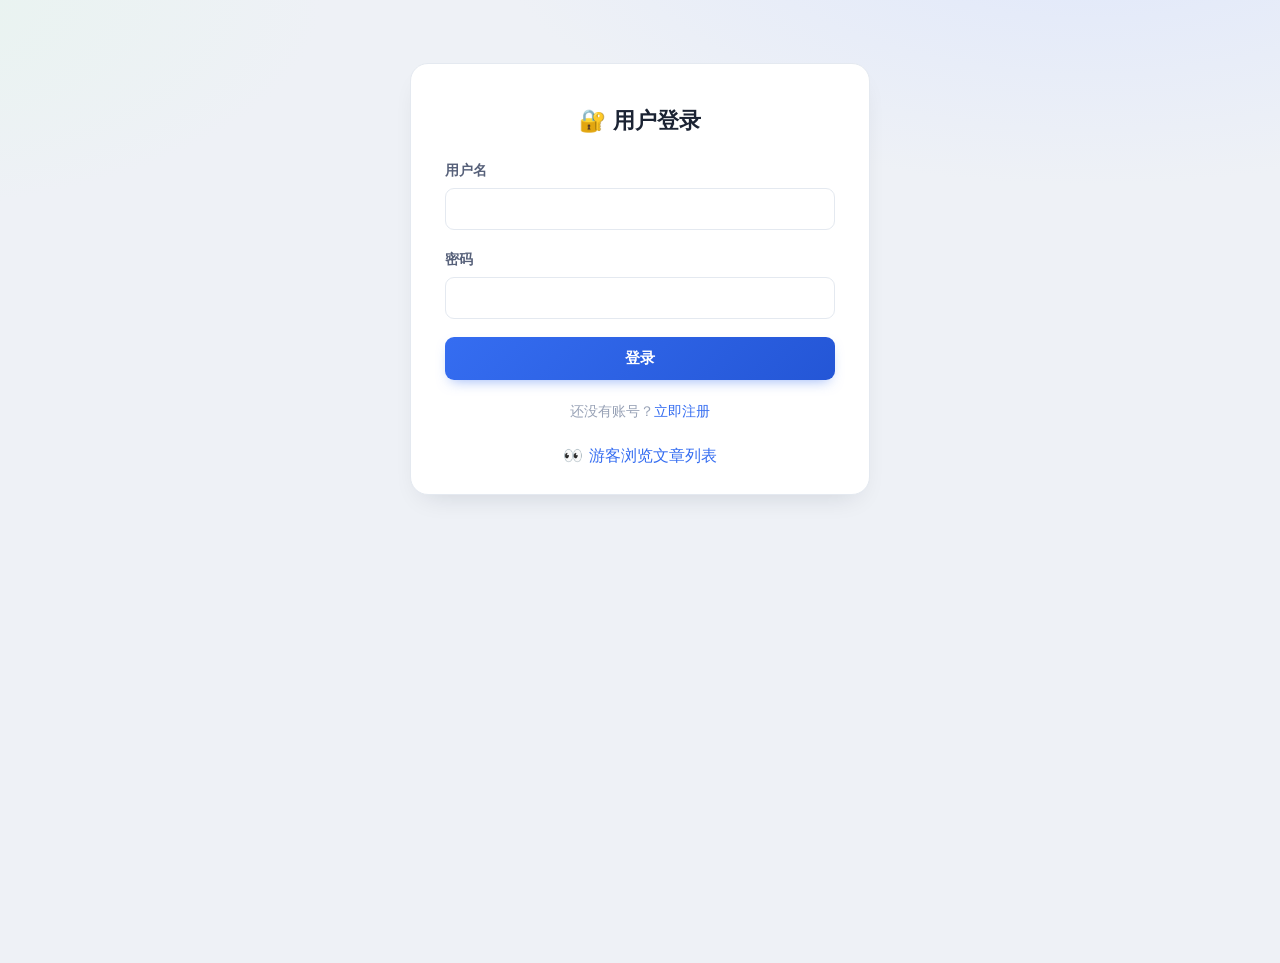
<file: Web/index.html>
<!DOCTYPE html>
<html lang="zh-CN">
<head>
    <meta charset="UTF-8">
    <meta name="viewport" content="width=device-width, initial-scale=1.0">
    <title>登录 - 交流平台</title>
    <link rel="stylesheet" href="css/style.css">
</head>
<body>
    <div class="container">
        <h2 id="authTitle">🔐 用户登录</h2>

        <!-- 登录面板 -->
        <div id="loginPanel">
            <div id="loginMessage" style="color: red; text-align: center; margin-bottom: 15px; display: none;"></div>
            <form id="loginForm">
                <div class="form-group">
                    <label for="username">用户名</label>
                    <input type="text" id="username" name="username" required>
                </div>
                <div class="form-group">
                    <label for="password">密码</label>
                    <input type="password" id="password" name="password" required>
                </div>
                <button type="submit">登录</button>
            </form>
            <p style="text-align: center; margin-top: 20px;">
                还没有账号？<a href="#" id="showRegisterLink">立即注册</a>
            </p>
        </div>

        <!-- 注册面板（默认隐藏） -->
        <div id="registerPanel" style="display: none;">
            <div id="registerMessage" style="color: red; text-align: center; margin-bottom: 15px; display: none;"></div>
            <form id="registerForm">
                <div class="form-group">
                    <label for="regUsername">用户名</label>
                    <input type="text" id="regUsername" name="regUsername" required
                           placeholder="1~8 个字符，仅字母/数字/中文">
                </div>
                <div class="form-group">
                    <label for="regPassword">密码</label>
                    <input type="password" id="regPassword" name="regPassword" required
                           placeholder="8~12 位，须含字母和数字">
                </div>
                <div class="form-group">
                    <label for="regPasswordConfirm">确认密码</label>
                    <input type="password" id="regPasswordConfirm" name="regPasswordConfirm" required>
                </div>
                <p class="rule-tip">
                    规则：用户名最多 8 个字符（中文一字按 1 字符），仅限字母、数字、中文；
                    密码 8~12 位且必须同时包含字母与数字；用户名与密码均不允许特殊字符。
                </p>
                <button type="submit">注册</button>
            </form>
            <p style="text-align: center; margin-top: 20px;">
                <a href="#" id="backToLoginLink">← 已有账号？返回登录</a>
            </p>
        </div>

        <p style="text-align: center; margin-top: 20px;">
            <a href="list.html">👀 游客浏览文章列表</a>
        </p>
    </div>

    <script src="js/api.js"></script>
    <script src="js/login.js"></script>
    <script src="js/register.js"></script>
</body>
</html>
</file>
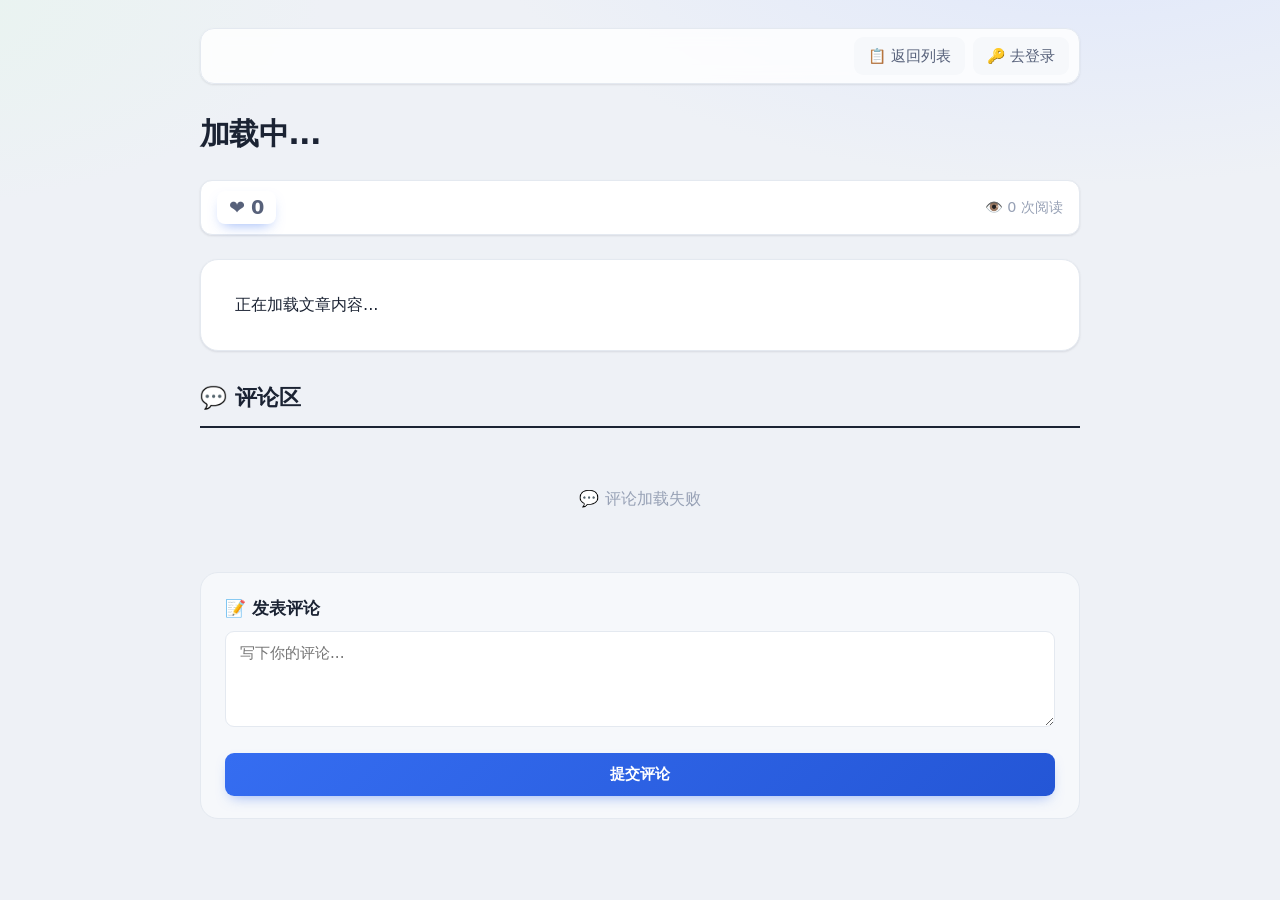
<file: Web/article.html>
<!DOCTYPE html>
<html lang="zh-CN">

<head>
    <meta charset="UTF-8">
    <meta name="viewport" content="width=device-width, initial-scale=1.0">
    <title>文章详情 - 交流平台</title>
    <link rel="stylesheet" href="css/style.css">
</head>

<body>
    <div class="article-container">
        <div class="nav" id="navArea"></div>

        <h1 id="articleTitle">加载中...</h1>
        <!-- 文章操作按钮区域 -->
        <div class="article-toolbar">
            <div id="likeArea">
                <button id="likeBtn"
                    style="background: none; border: none; cursor: pointer; font-size: 1.2rem; width: auto; padding: 5px 12px; display: inline-flex; align-items: center; gap: 6px;">
                    ❤️ <span id="likeCount">0</span>
                </button>
            </div>
            <div id="viewArea">
                👁️ <span id="viewCount">0</span> 次阅读
            </div>
        </div>
        <div id="articleActions"></div>


        <article id="articleContent" class="post-card">正在加载文章内容...</article>

        <div class="comment-section">
            <h2>💬 评论区</h2>
            <div id="commentsList"></div>
            <div id="commentFormArea">
                <h3>📝 发表评论</h3>
                <div id="commentMessage" style="margin-bottom: 15px; display: none;"></div>
                <form id="commentForm">
                    <div class="form-group">
                        <textarea id="commentContent" rows="4" placeholder="写下你的评论..." required></textarea>
                    </div>
                    <button type="submit">提交评论</button>
                </form>
            </div>
        </div>
    </div>

    <script src="js/api.js"></script>
    <script src="js/article.js"></script>
</body>

</html>
</file>
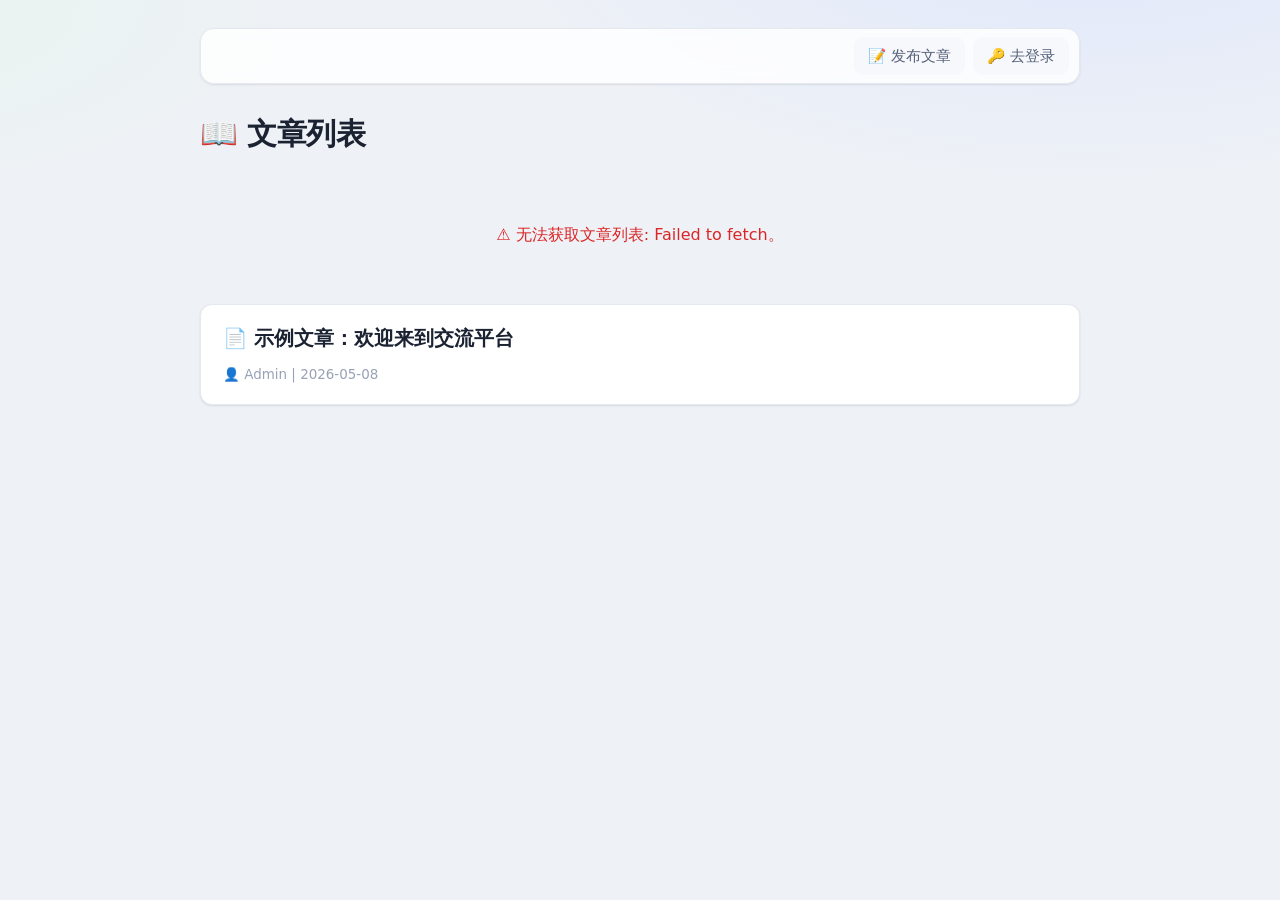
<file: Web/list.html>
<!DOCTYPE html>
<html lang="zh-CN">
<head>
    <meta charset="UTF-8">
    <meta name="viewport" content="width=device-width, initial-scale=1.0">
    <title>文章列表 - 交流平台</title>
    <link rel="stylesheet" href="css/style.css">
</head>
<body>
    <div class="article-container">
        <div class="nav" id="navArea">
            <!-- 动态显示登录/用户信息 -->
        </div>

        <h1>📖 文章列表</h1>
        <div id="articleList">
            <p>加载中...</p>
        </div>
    </div>

    <script src="js/api.js"></script>
    <script src="js/list.js"></script>
</body>
</html>
</file>
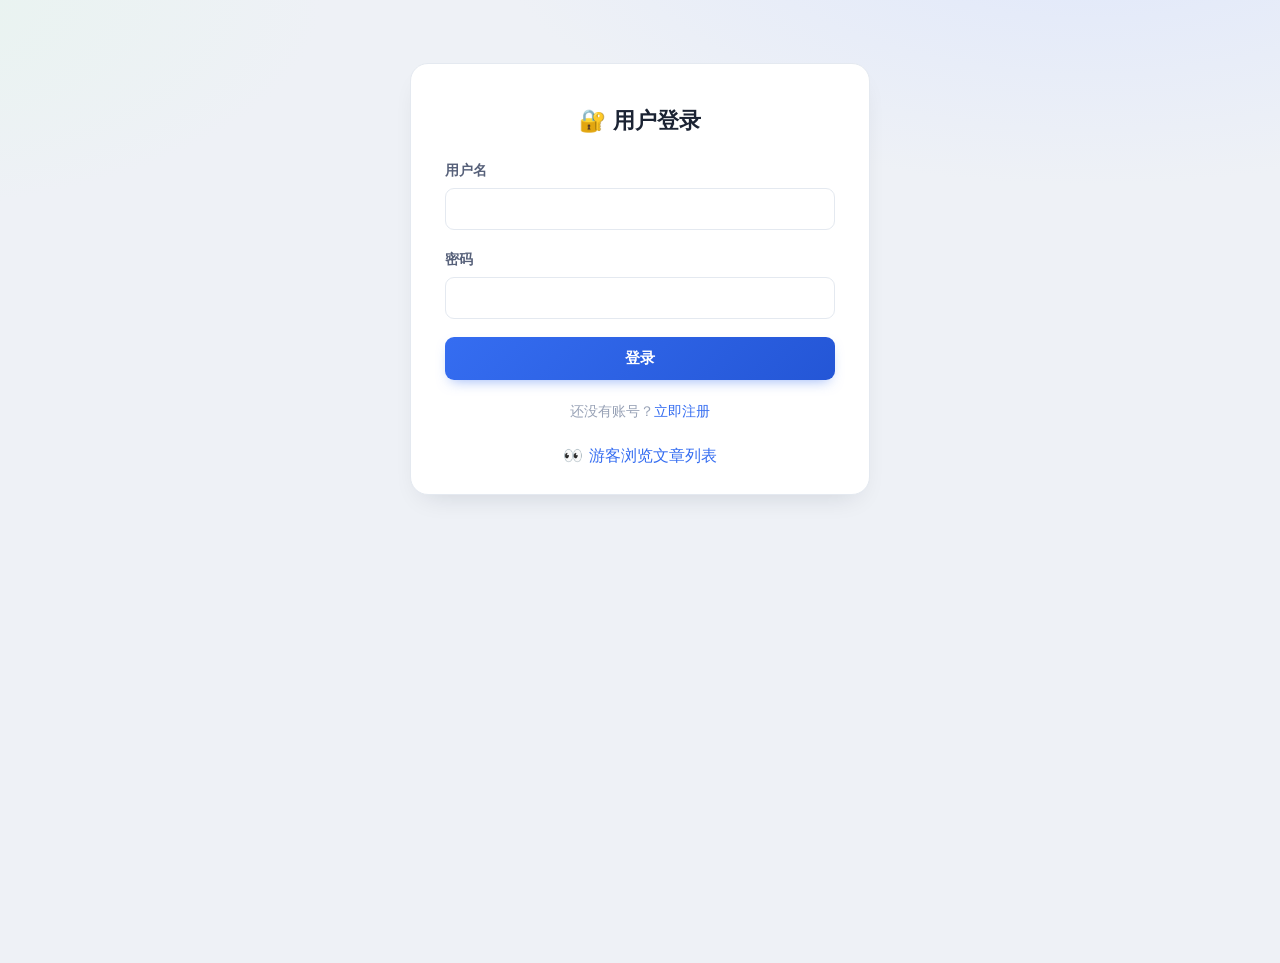
<file: Web/publish.html>
<!DOCTYPE html>
<html lang="zh-CN">
<head>
    <meta charset="UTF-8">
    <meta name="viewport" content="width=device-width, initial-scale=1.0">
    <title>发布文章 - 交流平台</title>
    <link rel="stylesheet" href="css/style.css">
</head>
<body>
    <div class="article-container">
        <div class="nav">
            <a href="list.html">← 返回文章列表</a>
        </div>

        <h1 id="pageTitle">✍️ 发布新文章</h1>
        <div class="publish-panel">
            <div id="publishMessage" style="text-align: center; margin-bottom: 15px; display: none;"></div>
            <form id="publishForm">
                <div class="form-group">
                    <label for="title">文章标题</label>
                    <input type="text" id="title" name="title" required placeholder="吸引人的标题...">
                </div>
                <div class="form-group">
                    <label for="content">文章内容 (支持HTML)</label>
                    <textarea id="content" name="content" rows="10" required placeholder="尽情书写你的观点..."></textarea>
                </div>
                <button type="submit">✨ 发布文章</button>
            </form>
        </div>
    </div>

    <script src="js/api.js"></script>
    <script src="js/publish.js"></script>
</body>
</html>
</file>
<file: Web/css/style.css>
/* ============================================================
   TinyServer 前端主题：现代内容论坛风格
   （CSS 变量驱动的设计系统，兼容各页面既有 class/id）
   ============================================================ */

:root {
    /* 色板 */
    --bg: #eef1f6;
    --surface: #ffffff;
    --surface-2: #f6f8fb;
    --ink: #1b2333;
    --ink-2: #57617a;
    --ink-3: #98a2b6;
    --line: #e4e9f0;
    --line-2: #eef2f7;
    --brand: #356df1;
    --brand-2: #2456d6;
    --brand-soft: #eaf0fe;
    --danger: #e5484d;
    --ok: #2f9e68;
    --like-on: #e5484d;
    /* 圆角 / 阴影 */
    --r-lg: 18px;
    --r-md: 12px;
    --r-sm: 9px;
    --shadow-sm: 0 1px 2px rgba(15, 23, 42, .05), 0 1px 3px rgba(15, 23, 42, .05);
    --shadow-md: 0 12px 28px -14px rgba(15, 23, 42, .16);
    /* 字体 */
    --font: "PingFang SC", "Hiragino Sans GB", "Microsoft YaHei", "Noto Sans CJK SC",
        "Segoe UI", system-ui, -apple-system, sans-serif;
    --mono: ui-monospace, SFMono-Regular, Consolas, monospace;
}

* { margin: 0; padding: 0; box-sizing: border-box; }

html { -webkit-text-size-adjust: 100%; }

body {
    font-family: var(--font);
    color: var(--ink);
    background:
        radial-gradient(1100px 500px at 85% -10%, #dfe7fb 0%, transparent 55%),
        radial-gradient(900px 420px at -10% 0%, #e8f4ef 0%, transparent 50%),
        var(--bg);
    background-attachment: fixed;
    min-height: 100vh;
    line-height: 1.6;
}

/* 页面级布局容器：透明、内容居中（列表/详情/发布等读内容页） */
.article-container {
    max-width: 920px;
    margin: 0 auto;
    padding: 28px 20px 64px;
}

/* 独立卡片容器（登录/注册等） */
.container {
    max-width: 460px;
    margin: 7vh auto 0;
    background: var(--surface);
    border: 1px solid var(--line);
    border-radius: var(--r-lg);
    box-shadow: var(--shadow-md);
    padding: 34px 34px 26px;
}

h1 {
    font-size: 1.9rem;
    font-weight: 700;
    letter-spacing: -.02em;
    margin: 10px 0 22px;
    color: var(--ink);
}

h2 { font-size: 1.35rem; font-weight: 700; margin: 6px 0 14px; }

h3 { font-size: 1.05rem; font-weight: 650; margin: 0 0 10px; }

a { color: var(--brand); text-decoration: none; }
a:hover { color: var(--brand-2); }

/* ---------------- 顶栏（登录态/游客态由 js 渲染进 #navArea） ---------------- */
.nav {
    display: flex;
    align-items: center;
    justify-content: flex-end;
    flex-wrap: wrap;
    gap: 6px;
    background: rgba(255, 255, 255, .82);
    backdrop-filter: blur(8px);
    -webkit-backdrop-filter: blur(8px);
    border: 1px solid var(--line);
    border-radius: 14px;
    padding: 8px 10px;
    margin-bottom: 26px;
    box-shadow: var(--shadow-sm);
}

.nav a {
    padding: 6px 13px;
    border-radius: 9px;
    color: var(--ink-2);
    font-weight: 550;
    font-size: .92rem;
    transition: background .15s, color .15s;
}

.nav a:hover {
    background: var(--brand-soft);
    color: var(--brand-2);
}

.nav .user-link.danger { color: var(--danger); }
.nav .user-link.danger:hover { background: #fdecec; color: var(--danger); }

/* 用户名胶囊 */
.user-info {
    display: flex;
    align-items: center;
    justify-content: space-between;
    gap: 12px;
    width: 100%;
    padding: 2px 2px 2px 6px;
}

.user-identity { display: flex; align-items: center; gap: 10px; }

.user-avatar {
    width: 34px; height: 34px;
    border-radius: 50%;
    display: inline-flex; align-items: center; justify-content: center;
    background: linear-gradient(135deg, var(--brand), #6a8bff);
    color: #fff;
    font-weight: 700; font-size: .95rem;
    box-shadow: 0 2px 6px rgba(53, 109, 241, .35);
}

.user-text { display: flex; flex-direction: column; gap: 1px; }
.user-name { font-weight: 700; color: var(--ink); font-size: .92rem; }
.user-meta { font-size: .74rem; color: var(--ink-3); }

.user-links { display: flex; align-items: center; gap: 8px; flex-wrap: wrap; }

.user-link {
    padding: 6px 12px;
    border-radius: 9px;
    background: var(--surface-2);
    border: 1px solid transparent;
    font-weight: 600;
    font-size: .88rem;
}

.user-stats-dropdown {
    width: 100%;
    background: var(--surface-2);
    border: 1px solid var(--line-2);
    border-radius: var(--r-md);
    padding: 14px 16px;
}

.user-stats-grid { display: grid; grid-template-columns: repeat(3, 1fr); gap: 12px; }
.stat-item { text-align: center; }
.stat-label { font-size: .76rem; color: var(--ink-3); }
.stat-value { font-size: 1.15rem; font-weight: 750; color: var(--ink); }

/* ---------------- 表单 ---------------- */
.form-group { margin-bottom: 18px; }

.form-group label {
    display: block;
    font-size: .86rem;
    font-weight: 650;
    color: var(--ink-2);
    margin-bottom: 7px;
}

.form-group input,
.form-group textarea {
    width: 100%;
    padding: 11px 14px;
    border: 1.5px solid var(--line);
    border-radius: var(--r-sm);
    font-size: .95rem;
    font-family: inherit;
    color: var(--ink);
    background: var(--surface);
    transition: border-color .15s, box-shadow .15s;
}

.form-group input:focus,
.form-group textarea:focus {
    outline: none;
    border-color: var(--brand);
    box-shadow: 0 0 0 3px rgba(53, 109, 241, .14);
}

textarea { resize: vertical; min-height: 96px; }

button {
    width: 100%;
    padding: 11px 16px;
    border: 0;
    border-radius: var(--r-sm);
    background: linear-gradient(135deg, var(--brand), var(--brand-2));
    color: #fff;
    font-family: inherit;
    font-size: .96rem;
    font-weight: 650;
    cursor: pointer;
    transition: filter .15s, transform .04s, box-shadow .15s;
    box-shadow: 0 6px 14px -6px rgba(53, 109, 241, .55);
}

button:hover { filter: brightness(1.06); }
button:active { transform: translateY(1px); }
button:disabled { opacity: .55; cursor: not-allowed; }

/* 行内小按钮 */
.btn-inline { width: auto; padding: 7px 16px; font-size: .88rem; box-shadow: none; }
.btn-blue { background: linear-gradient(135deg, var(--brand), var(--brand-2)); }
.btn-red { background: linear-gradient(135deg, #f06a6e, var(--danger)); }
.btn-red:hover { filter: brightness(1.03); }

/* ---------------- 列表页：帖子式卡片 ---------------- */
#articleList { display: flex; flex-direction: column; gap: 14px; }

.article-item {
    background: var(--surface);
    border: 1px solid var(--line);
    border-radius: var(--r-md);
    padding: 18px 22px;
    box-shadow: var(--shadow-sm);
    transition: border-color .16s, box-shadow .16s, transform .16s;
}

.article-item:hover {
    border-color: #cdd8f5;
    box-shadow: var(--shadow-md);
    transform: translateY(-2px);
}

.article-item h2 { margin: 0 0 10px; font-size: 1.22rem; }
.article-item h2 a { color: var(--ink); }
.article-item h2 a:hover { color: var(--brand); }

.article-meta {
    display: flex; align-items: center; gap: 16px; flex-wrap: wrap;
    font-size: .84rem; color: var(--ink-3);
}

.article-meta .who { display: inline-flex; align-items: center; gap: 7px; color: var(--ink-2); }
.article-meta .dot { width: 4px; height: 4px; border-radius: 50%; background: #c8d0de; }
.article-meta .mini-avatar {
    width: 22px; height: 22px; border-radius: 50%;
    display: inline-flex; align-items: center; justify-content: center;
    font-size: .72rem; font-weight: 700; color: #fff;
    background: linear-gradient(135deg, #8aa6ff, var(--brand));
}

.article-footer {
    display: flex; justify-content: flex-end; gap: 18px; margin-top: 12px;
    font-size: .84rem; color: var(--ink-2);
}

/* ---------------- 详情页：阅读排版 ---------------- */
.article-toolbar {
    display: flex; justify-content: space-between; align-items: center; flex-wrap: wrap;
    gap: 14px;
    margin: 8px 0 18px;
    padding: 10px 16px;
    background: var(--surface);
    border: 1px solid var(--line);
    border-radius: var(--r-md);
    box-shadow: var(--shadow-sm);
}

#likeBtn {
    background: none; border: 0; cursor: pointer;
    font-size: 1.1rem; width: auto; padding: 4px 10px;
    display: inline-flex; align-items: center; gap: 6px;
    color: var(--ink-2); border-radius: 8px; transition: background .15s;
}

#likeBtn:hover { background: var(--surface-2); }
#viewArea { color: var(--ink-3); font-size: .9rem; }

#articleActions { display: flex; gap: 10px; justify-content: flex-end; margin: 0 0 6px; }

/* 正文卡片 */
.post-card,
.publish-panel {
    background: var(--surface);
    border: 1px solid var(--line);
    border-radius: var(--r-lg);
    box-shadow: var(--shadow-sm);
    padding: 30px 34px;
}

#articleContent {
    font-size: 1.02rem;
    line-height: 1.85;
    color: var(--ink);
    word-break: break-word;
    overflow-wrap: anywhere;
}

#articleContent p { margin: 0 0 14px; }
#articleContent img { max-width: 100%; border-radius: var(--r-sm); }
#articleContent pre,
#articleContent code {
    font-family: var(--mono);
    background: var(--surface-2);
    border-radius: 6px;
}
#articleContent pre { padding: 12px 14px; overflow-x: auto; }
#articleContent code { padding: 2px 6px; font-size: .92em; }
#articleContent a { text-decoration: underline; }

/* ---------------- 评论区 ---------------- */
.comment-section { margin-top: 30px; }

.comment-section > h2 {
    display: flex; align-items: center; gap: 10px;
    padding-bottom: 10px; border-bottom: 2px solid var(--ink);
}

#commentsList { display: flex; flex-direction: column; gap: 12px; margin-top: 16px; }

.comment {
    background: var(--surface);
    border: 1px solid var(--line);
    border-radius: var(--r-md);
    padding: 14px 18px;
    box-shadow: var(--shadow-sm);
}

.comment-author {
    display: flex; align-items: center; gap: 8px;
    font-weight: 700; color: var(--brand-2);
    margin-bottom: 6px;
}

.comment-author::before {
    content: "👤"; font-size: .85rem;
}

.comment-text { color: var(--ink); font-size: .95rem; line-height: 1.7; }

#commentFormArea {
    background: var(--surface-2);
    border: 1px solid var(--line);
    border-radius: var(--r-lg);
    padding: 22px 24px;
    margin-top: 18px;
}

#commentMessage,
#publishMessage,
#loginMessage,
#registerMessage {
    padding: 10px 14px;
    border-radius: var(--r-sm);
    background: var(--surface-2);
    text-align: center;
    font-size: .92rem;
}

.comment-del { margin-left: 8px; }

/* ---------------- 登录 / 注册页 ---------------- */
#authTitle { text-align: center; margin-bottom: 20px; }

#loginPanel > p,
#registerPanel > p { text-align: center; color: var(--ink-3); font-size: .9rem; margin-top: 16px; }

.rule-tip {
    font-size: .78rem;
    color: var(--ink-3);
    line-height: 1.7;
    margin: -4px 0 14px;
    padding: 8px 12px;
    background: var(--surface-2);
    border-radius: var(--r-sm);
}

/* 空态/提示文本 */
#articleList p,
#commentsList p,
.list-empty {
    text-align: center;
    color: var(--ink-3);
    padding: 42px 10px;
}

/* 说明文字（小灰字） */
.hint { color: var(--ink-3); font-size: .84rem; }

/* ---------------- 响应式 ---------------- */
@media (max-width: 720px) {
    body { background: var(--bg); }
    .article-container { padding: 16px 12px 48px; }
    .container { margin: 4vh auto 0; padding: 24px 20px 20px; }
    .post-card, .publish-panel { padding: 20px 18px; }
    .article-item { padding: 15px 16px; }
    .user-info { flex-direction: column; align-items: flex-start; }
    .nav { justify-content: center; }
    h1 { font-size: 1.55rem; }
}
</file>
